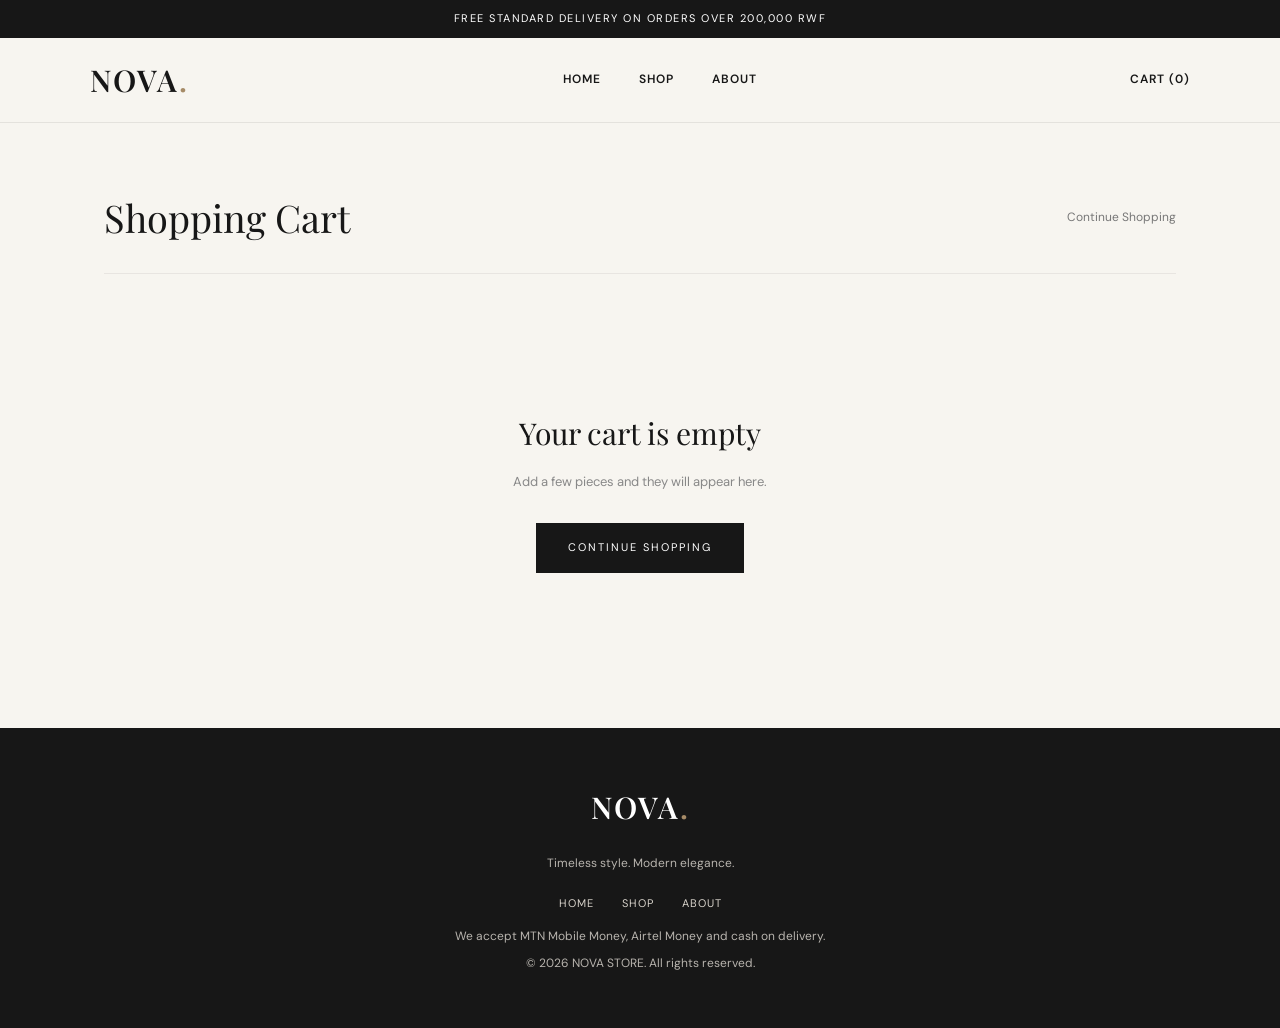
<file: cart.html>
<!DOCTYPE html>
<html lang="en">

<head>
    <meta charset="UTF-8">
    <meta name="viewport" content="width=device-width, initial-scale=1.0">
    <title>Shopping Cart | NOVA STORE</title>
    <meta name="description" content="Review the items in your NOVA shopping cart.">
    <meta name="theme-color" content="#171717">
    <meta name="robots" content="noindex">
    <meta property="og:title" content="Shopping Cart | NOVA STORE">
    <meta property="og:description" content="Review the items in your NOVA shopping cart.">
    <meta property="og:type" content="website">
    <link rel="icon" type="image/svg+xml" href="assets/icons/favicon.svg">

    <link rel="stylesheet" href="css/style.css">
    <link rel="stylesheet" href="css/cart.css">
    <link rel="stylesheet" href="css/responsive.css">
</head>

<body data-page="cart">

    <div id="site-header"></div>

    <main id="main" class="cart-page">

        <div class="cart-heading">
            <h1 data-i18n="cart.title">Shopping Cart</h1>
            <a href="shop.html" data-i18n="cart.continue">Continue Shopping</a>
        </div>

        <div id="cart-container"></div>

    </main>

    <div id="site-footer"></div>

    <script src="js/config.js" defer></script>
    <script src="js/lang/en.js" defer></script>
    <script src="js/lang/rw.js" defer></script>
    <script src="js/i18n.js" defer></script>
    <script src="js/products.js" defer></script>
    <script src="js/app.js" defer></script>
    <script src="js/components.js" defer></script>
    <script src="js/cart.js" defer></script>
</body>
</html>
</file>
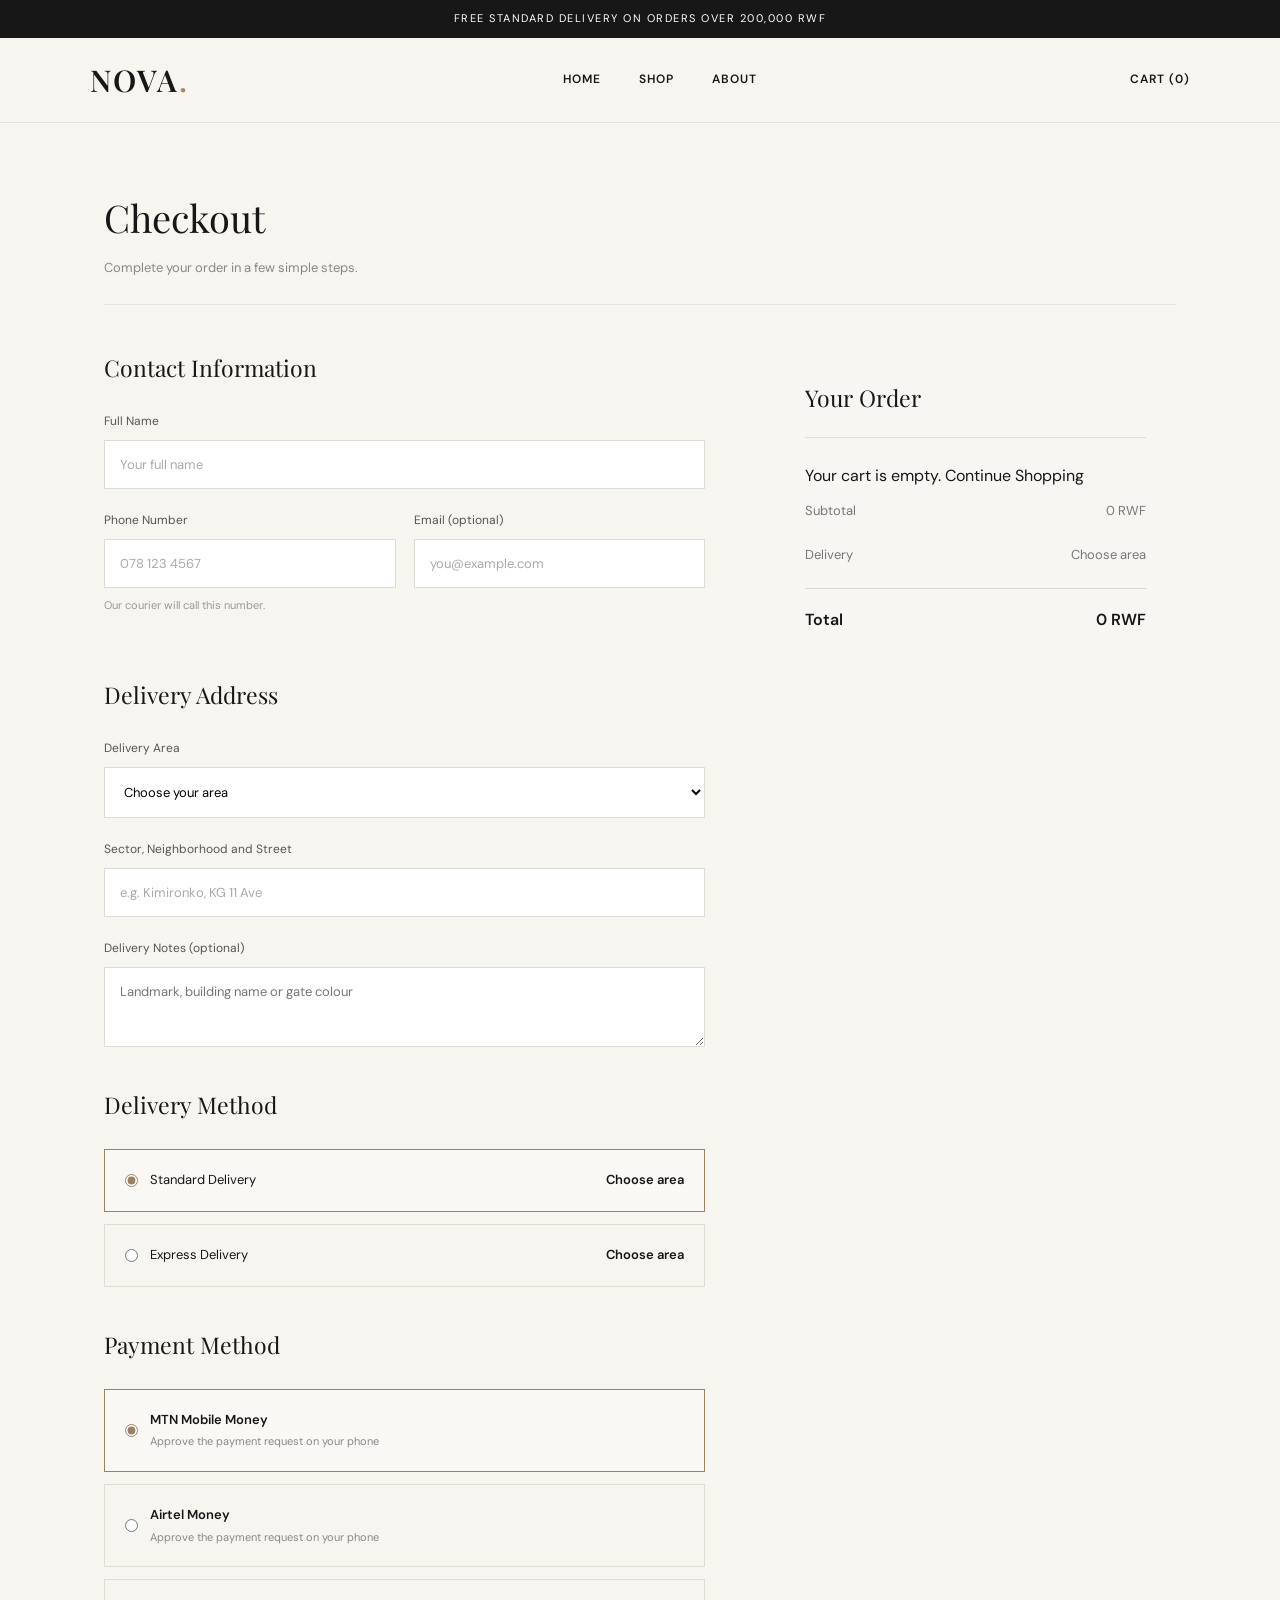
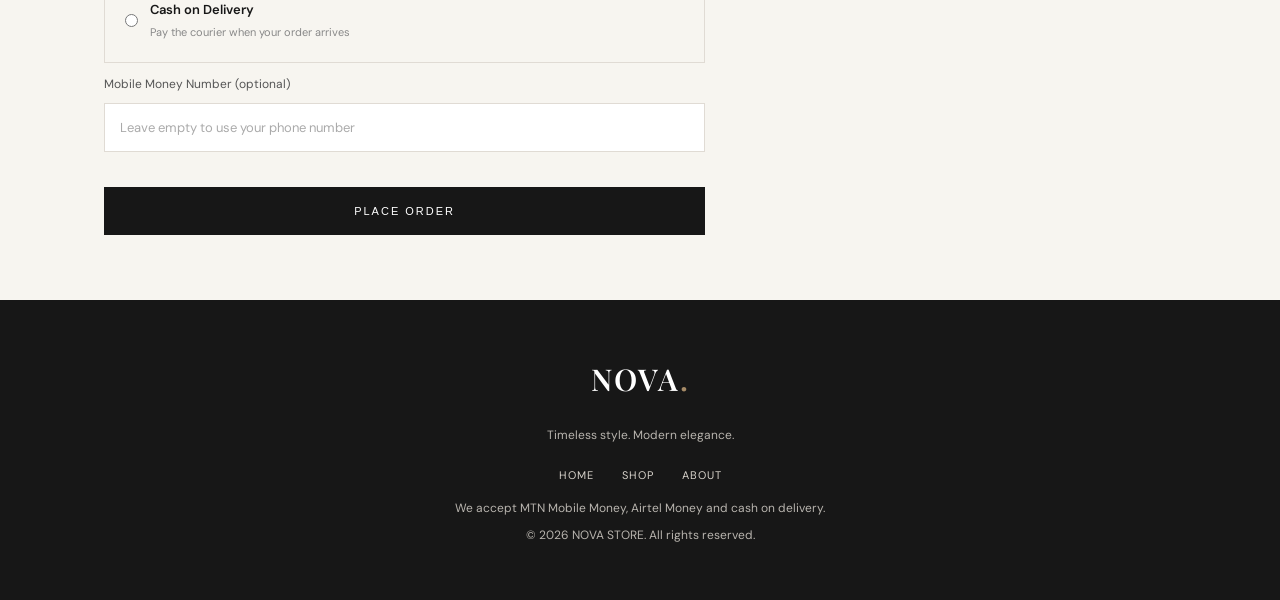
<file: checkout.html>
<!DOCTYPE html>
<html lang="en">

<head>
    <meta charset="UTF-8">
    <meta name="viewport" content="width=device-width, initial-scale=1.0">
    <title>Checkout | NOVA STORE</title>
    <meta name="description" content="Secure checkout with MTN Mobile Money, Airtel Money or cash on delivery.">
    <meta name="theme-color" content="#171717">
    <meta name="robots" content="noindex">
    <meta property="og:title" content="Checkout | NOVA STORE">
    <meta property="og:description" content="Secure checkout with MTN Mobile Money, Airtel Money or cash on delivery.">
    <meta property="og:type" content="website">
    <link rel="icon" type="image/svg+xml" href="assets/icons/favicon.svg">

    <link rel="stylesheet" href="css/style.css">
    <link rel="stylesheet" href="css/cart.css">
    <link rel="stylesheet" href="css/checkout.css">
    <link rel="stylesheet" href="css/responsive.css">
</head>

<body data-page="checkout">

    <div id="site-header"></div>

    <main id="main" class="checkout-page">

        <div class="checkout-heading">
            <h1 data-i18n="checkout.title">Checkout</h1>
            <p data-i18n="checkout.sub">Complete your order in a few simple steps.</p>
        </div>

        <div class="checkout-container">

            <section class="checkout-form-section">
                <form id="checkout-form" novalidate>

                    <h2 data-i18n="sec.contact">Contact Information</h2>

                    <div class="form-group">
                        <label for="customer-name" data-i18n="f.name">Full Name</label>
                        <input type="text" id="customer-name" autocomplete="name" placeholder="Your full name" data-i18n-placeholder="f.name.ph">
                        <small class="field-error" id="error-customer-name"></small>
                    </div>

                    <div class="form-row">
                        <div class="form-group">
                            <label for="customer-phone" data-i18n="f.phone">Phone Number</label>
                            <input type="tel" id="customer-phone" inputmode="tel" autocomplete="tel" placeholder="078 123 4567" data-i18n-placeholder="f.phone.ph">
                            <small class="field-help" data-i18n="f.phone.help">Our courier will call this number.</small>
                            <small class="field-error" id="error-customer-phone"></small>
                        </div>

                        <div class="form-group">
                            <label for="customer-email" data-i18n="f.email">Email (optional)</label>
                            <input type="email" id="customer-email" autocomplete="email" placeholder="you@example.com" data-i18n-placeholder="f.email.ph">
                            <small class="field-error" id="error-customer-email"></small>
                        </div>
                    </div>

                    <h2 data-i18n="sec.address">Delivery Address</h2>

                    <div class="form-group">
                        <label for="delivery-area" data-i18n="f.area">Delivery Area</label>
                        <select id="delivery-area"></select>
                        <small class="field-error" id="error-delivery-area"></small>
                    </div>

                    <div class="form-group">
                        <label for="customer-address" data-i18n="f.address">Sector, Neighborhood and Street</label>
                        <input type="text" id="customer-address" autocomplete="street-address" placeholder="e.g. Kimironko, KG 11 Ave" data-i18n-placeholder="f.address.ph">
                        <small class="field-error" id="error-customer-address"></small>
                    </div>

                    <div class="form-group">
                        <label for="customer-notes" data-i18n="f.notes">Delivery Notes (optional)</label>
                        <textarea id="customer-notes" rows="2" placeholder="Landmark, building name or gate colour" data-i18n-placeholder="f.notes.ph"></textarea>
                    </div>

                    <h2 data-i18n="sec.delivery">Delivery Method</h2>

                    <div class="delivery-option">
                        <label>
                            <input type="radio" name="delivery" value="standard" checked>
                            <span class="option-name" data-i18n="del.standard">Standard Delivery</span>
                            <span id="price-standard"></span>
                        </label>
                    </div>

                    <div class="delivery-option">
                        <label>
                            <input type="radio" name="delivery" value="express">
                            <span class="option-name" data-i18n="del.express">Express Delivery</span>
                            <span id="price-express"></span>
                        </label>
                    </div>

                    <h2 data-i18n="sec.payment">Payment Method</h2>

                    <div class="delivery-option">
                        <label>
                            <input type="radio" name="payment" value="momo" checked>
                            <div class="option-text"><b data-i18n="pay.momo">MTN Mobile Money</b><small class="option-desc" data-i18n="pay.momo.desc">Approve the payment request on your phone</small></div>
                        </label>
                    </div>

                    <div class="delivery-option">
                        <label>
                            <input type="radio" name="payment" value="airtel">
                            <div class="option-text"><b data-i18n="pay.airtel">Airtel Money</b><small class="option-desc" data-i18n="pay.airtel.desc">Approve the payment request on your phone</small></div>
                        </label>
                    </div>

                    <div class="delivery-option">
                        <label>
                            <input type="radio" name="payment" value="cod">
                            <div class="option-text"><b data-i18n="pay.cod">Cash on Delivery</b><small class="option-desc" data-i18n="pay.cod.desc">Pay the courier when your order arrives</small></div>
                        </label>
                    </div>

                    <div class="form-group" id="pay-phone-group">
                        <label for="pay-phone" data-i18n="f.paynumber">Mobile Money Number (optional)</label>
                        <input type="tel" id="pay-phone" inputmode="tel" placeholder="Leave empty to use your phone number" data-i18n-placeholder="f.paynumber.ph">
                        <small class="field-error" id="error-pay-phone"></small>
                    </div>

                    <button type="submit" class="checkout-btn" data-i18n="btn.place">Place Order</button>

                </form>
            </section>

            <aside class="checkout-summary">
                <h2 data-i18n="checkout.summary">Your Order</h2>
                <div id="checkout-items"></div>
                <div id="checkout-totals"></div>
            </aside>

        </div>

    </main>

    <div id="site-footer"></div>

    <script src="js/config.js" defer></script>
    <script src="js/lang/en.js" defer></script>
    <script src="js/lang/rw.js" defer></script>
    <script src="js/i18n.js" defer></script>
    <script src="js/products.js" defer></script>
    <script src="js/app.js" defer></script>
    <script src="js/components.js" defer></script>
    <script src="js/payment.js" defer></script>
    <script src="js/checkout.js" defer></script>
</body>
</html>
</file>
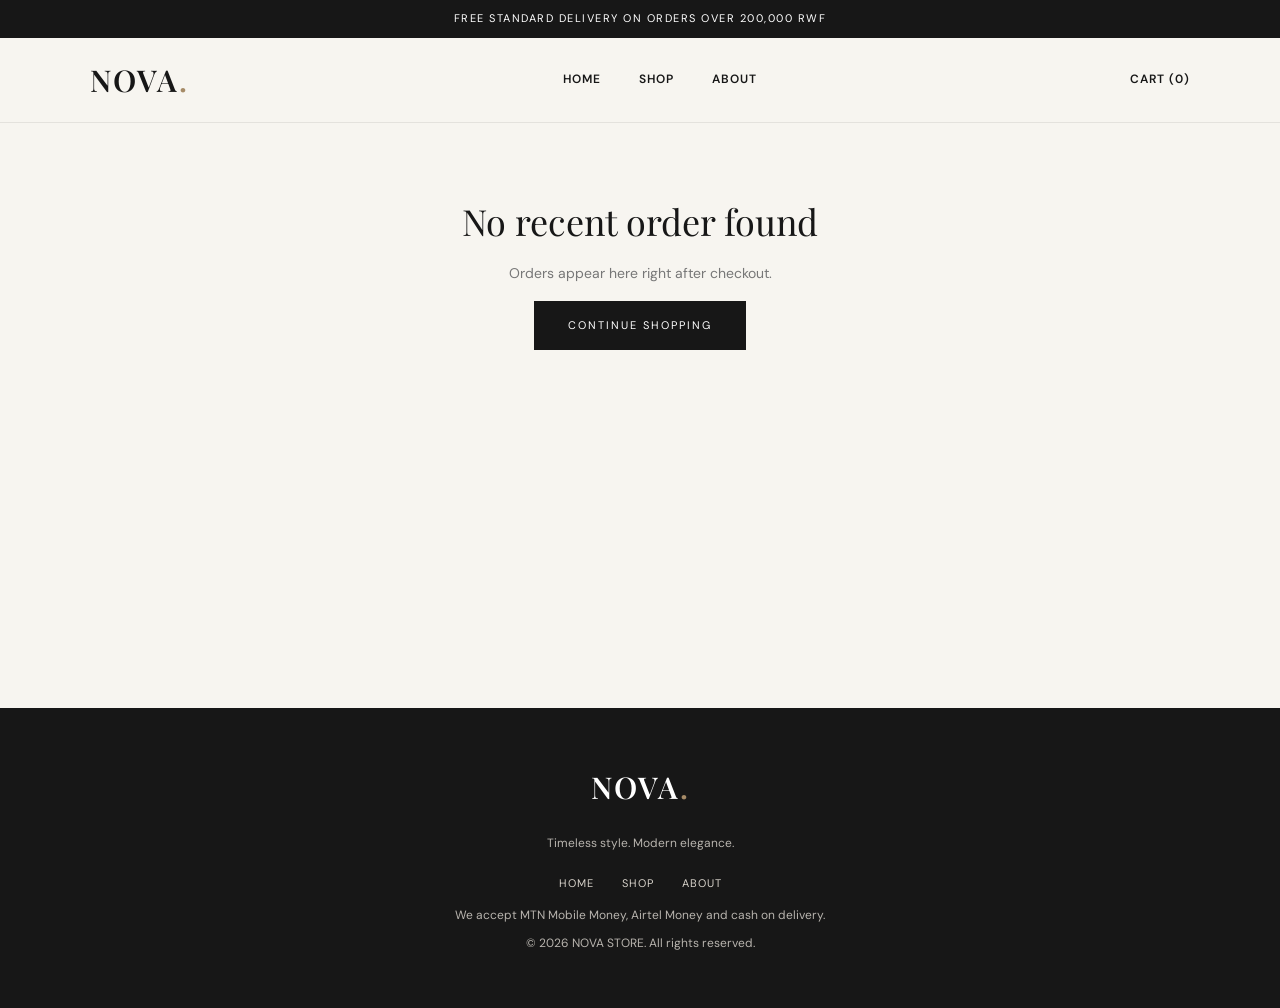
<file: order-success.html>
<!DOCTYPE html>
<html lang="en">

<head>
    <meta charset="UTF-8">
    <meta name="viewport" content="width=device-width, initial-scale=1.0">
    <title>Order Confirmed | NOVA STORE</title>
    <meta name="description" content="Your NOVA order has been received.">
    <meta name="theme-color" content="#171717">
    <meta name="robots" content="noindex">
    <meta property="og:title" content="Order Confirmed | NOVA STORE">
    <meta property="og:description" content="Your NOVA order has been received.">
    <meta property="og:type" content="website">
    <link rel="icon" type="image/svg+xml" href="assets/icons/favicon.svg">

    <link rel="stylesheet" href="css/style.css">
    <link rel="stylesheet" href="css/cart.css">
    <link rel="stylesheet" href="css/checkout.css">
    <link rel="stylesheet" href="css/responsive.css">
</head>

<body data-page="success">

    <div id="site-header"></div>

    <main id="main" class="success-page">
        <div class="success-card" id="success-container"></div>
    </main>

    <div id="site-footer"></div>

    <script src="js/config.js" defer></script>
    <script src="js/lang/en.js" defer></script>
    <script src="js/lang/rw.js" defer></script>
    <script src="js/i18n.js" defer></script>
    <script src="js/products.js" defer></script>
    <script src="js/app.js" defer></script>
    <script src="js/components.js" defer></script>
    <script src="js/order-success.js" defer></script>
</body>
</html>
</file>
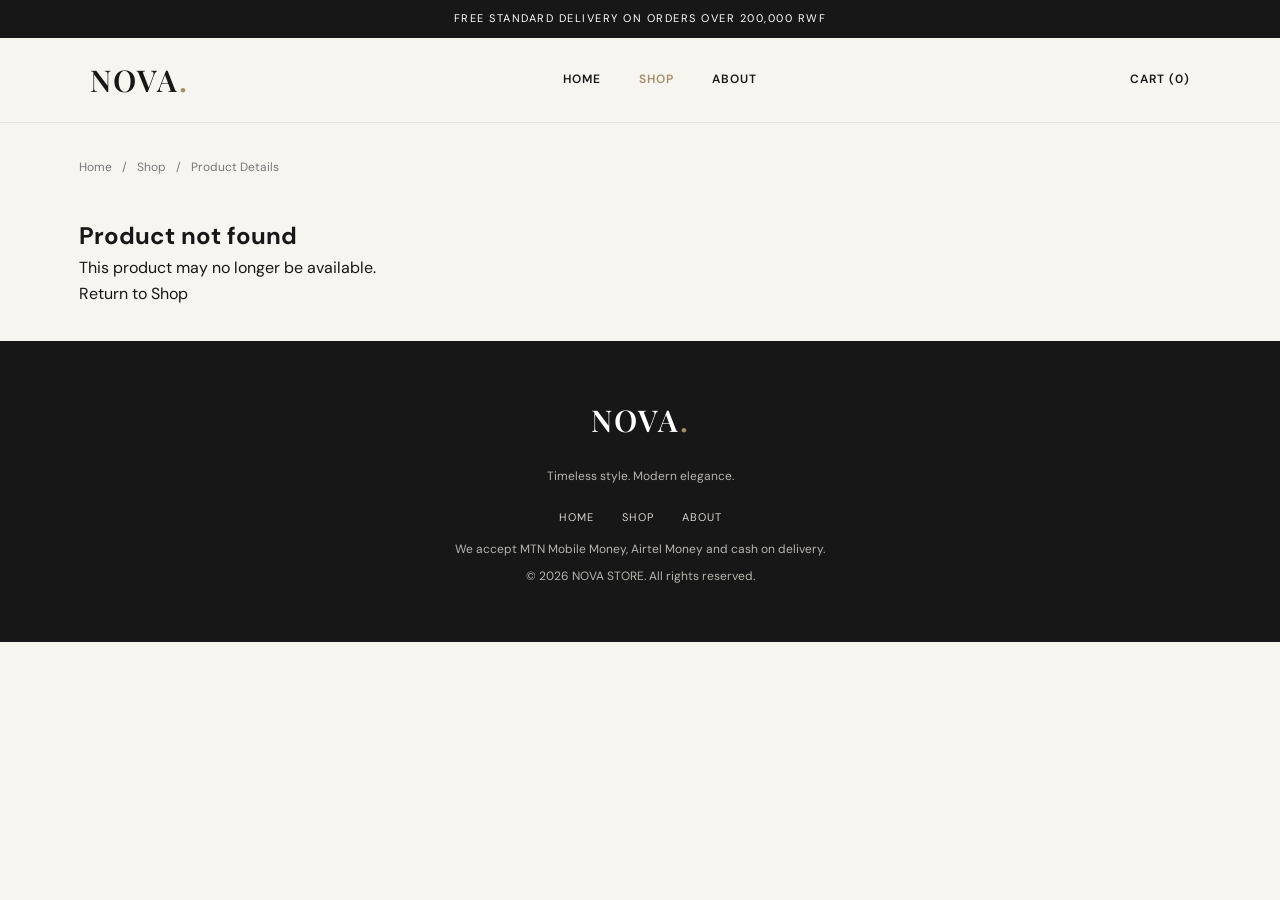
<file: product.html>
<!DOCTYPE html>
<html lang="en">

<head>
    <meta charset="UTF-8">
    <meta name="viewport" content="width=device-width, initial-scale=1.0">
    <title>Product | NOVA STORE</title>
    <meta name="description" content="Product details at NOVA STORE.">
    <meta name="theme-color" content="#171717">
    <meta property="og:title" content="Product | NOVA STORE">
    <meta property="og:description" content="Product details at NOVA STORE.">
    <meta property="og:type" content="website">
    <link rel="icon" type="image/svg+xml" href="assets/icons/favicon.svg">

    <link rel="stylesheet" href="css/style.css">
    <link rel="stylesheet" href="css/product.css">
    <link rel="stylesheet" href="css/responsive.css">
</head>

<body data-page="product" data-dynamic-title>

    <div id="site-header"></div>

    <main id="main" class="product-page">

        <nav class="breadcrumb" aria-label="Breadcrumb">
            <a href="index.html" data-i18n="nav.home">Home</a>
            <span>/</span>
            <a href="shop.html" data-i18n="nav.shop">Shop</a>
            <span>/</span>
            <span id="breadcrumb-name" data-i18n="breadcrumb.details">Product Details</span>
        </nav>

        <section id="product-details">
            <p data-i18n="product.loading">Loading product...</p>
        </section>

    </main>

    <div id="site-footer"></div>

    <script src="js/config.js" defer></script>
    <script src="js/lang/en.js" defer></script>
    <script src="js/lang/rw.js" defer></script>
    <script src="js/i18n.js" defer></script>
    <script src="js/products.js" defer></script>
    <script src="js/app.js" defer></script>
    <script src="js/components.js" defer></script>
    <script src="js/product.js" defer></script>
</body>
</html>
</file>
<file: css/style.css>
/* =================================
   NOVA STORE — DESIGN SYSTEM
   Luxury Minimalism
================================= */

/* 1. Google Fonts */
@import url('https://fonts.googleapis.com/css2?family=DM+Sans:wght@400;500;600;700&family=Playfair+Display:wght@400;500;600;700&display=swap');

/* 2. Global Variables */
:root {
    --color-black: #171717;
    --color-ivory: #F7F5F0;
    --color-beige: #D8CBB8;
    --color-white: #FFFFFF;
    --color-gray: #77736D;

    --font-heading: 'Playfair Display', Georgia, serif;
    --font-body: 'DM Sans', Arial, sans-serif;

    --container-width: 1200px;
}

/* 3. Reset */
* {
    margin: 0;
    padding: 0;
    box-sizing: border-box;
}

html {
    scroll-behavior: smooth;
}

body {
    background-color: var(--color-ivory);
    color: var(--color-black);
    font-family: var(--font-body);
    line-height: 1.6;
}

a {
    text-decoration: none;
    color: inherit;
}

/* 4. Announcement Bar */
.announcement-bar {
    background-color: var(--color-black);
    color: var(--color-white);
    text-align: center;
    padding: 10px 15px;
    font-size: 11px;
    letter-spacing: 1.5px;
    text-transform: uppercase;
}

/* 5. Header */
.header {
    min-height: 85px;
    padding: 0 7%;
    display: flex;
    align-items: center;
    justify-content: space-between;
    border-bottom: 1px solid rgba(0, 0, 0, 0.08);
}

.logo {
    font-family: var(--font-heading);
    font-size: 30px;
    font-weight: 600;
    letter-spacing: 2px;
}

.logo span {
    color: #A68B67;
}

.nav {
    display: flex;
    align-items: center;
    gap: 38px;
}

.nav a,
.cart-link {
    font-size: 12px;
    font-weight: 600;
    letter-spacing: 1px;
    text-transform: uppercase;
    transition: color 0.3s ease;
}

.nav a:hover,
.cart-link:hover {
    color: #A68B67;
}

/* 6. Hero Section */
.hero {
    min-height: 620px;
    display: flex;
    align-items: center;
    padding: 80px 10%;
    position: relative;
    overflow: hidden;

background:
    linear-gradient(
        90deg,
        rgba(20, 18, 16, 0.78) 0%,
        rgba(20, 18, 16, 0.35) 55%,
        rgba(20, 18, 16, 0.05) 100%
    ),
    url("https://images.unsplash.com/photo-1539109136881-3be0616acf4b?auto=format&fit=crop&w=2000&q=90")
    center 10% / cover no-repeat;

}

.hero-content {
    max-width: 600px;
    color: var(--color-white);
    position: relative;
    z-index: 1;
}

.eyebrow {
    font-size: 11px;
    font-weight: 600;
    letter-spacing: 3px;
    margin-bottom: 22px;
}

.hero h1 {
    font-family: var(--font-heading);
    font-size: clamp(55px, 7vw, 88px);
    line-height: 1.08;
    font-weight: 400;
    margin-bottom: 25px;
}

.hero-description {
    max-width: 390px;
    font-size: 14px;
    line-height: 1.9;
    color: rgba(255, 255, 255, 0.85);
    margin-bottom: 35px;
}

/* 7. Main Button */
.hero-button {
    display: inline-block;
    background-color: var(--color-ivory);
    color: var(--color-black);
    padding: 17px 30px;
    font-size: 11px;
    font-weight: 700;
    letter-spacing: 1.5px;
    transition: all 0.3s ease;
}

.hero-button:hover {
    background-color: var(--color-black);
    color: var(--color-white);
    transform: translateY(-3px);
}

/* 8. Categories Section */
.categories {
    max-width: var(--container-width);
    margin: auto;
    padding: 100px 30px;
}

.section-heading {
    text-align: center;
    margin-bottom: 45px;
}

.section-heading .eyebrow {
    color: var(--color-gray);
    margin-bottom: 12px;
}

.section-heading h2 {
    font-family: var(--font-heading);
    font-size: 42px;
    font-weight: 400;
}

.category-grid {
    display: grid;
    grid-template-columns: repeat(3, 1fr);
    gap: 22px;
}

.category-card {
    min-height: 300px;
    display: flex;
    align-items: flex-end;
    padding: 25px;
    color: var(--color-white);
    background-color: #B8AA97;
    transition: transform 0.3s ease;
}



.category-card:nth-child(1) {
    background:
        linear-gradient(to top, rgba(0,0,0,0.55), transparent 65%),
        url("https://images.unsplash.com/photo-1483985988355-763728e1935b?auto=format&fit=crop&w=900&q=85") center/cover;
}

.category-card:nth-child(2) {
    background:
        linear-gradient(to top, rgba(0,0,0,0.45), transparent 65%),
        url("https://images.unsplash.com/photo-1617137968427-85924c800a22?auto=format&fit=crop&w=900&q=85") center/cover;
}

.category-card:nth-child(3) {
    background:
        linear-gradient(to top, rgba(0,0,0,0.35), transparent 65%),
        url("https://images.unsplash.com/photo-1548036328-c9fa89d128fa?auto=format&fit=crop&w=900&q=85") center/cover;
}



.category-card:hover {
    transform: translateY(-6px);
}

.category-card span {
    font-size: 12px;
    font-weight: 600;
    letter-spacing: 2px;
}

/* 9. Footer */
.footer {
    background-color: var(--color-black);
    color: var(--color-white);
    text-align: center;
    padding: 55px 20px;
}

.footer .logo {
    display: inline-block;
    margin-bottom: 15px;
}

.footer p {
    color: #B8B4AE;
    font-size: 12px;
    margin-top: 8px;
}

/* =================================
   FEATURED PRODUCTS
================================= */

.featured-products {
    max-width: 1200px;
    margin: 0 auto;
    padding: 90px 30px 110px;
}

.featured-products .section-heading {
    margin-bottom: 50px;
}

.featured-products .section-heading > p:last-child {
    color: var(--color-gray);
    font-size: 13px;
    margin-top: 12px;
}

.product-grid {
    display: grid;
    grid-template-columns: repeat(4, 1fr);
    gap: 24px;
}

.product-card {
    min-width: 0;
    overflow: hidden;
}

.product-card > a {
    display: block;
    overflow: hidden;
    background-color: #EAE5DC;
}

.product-card img {
    display: block;
    width: 100%;
    height: 340px;
    object-fit: cover;
    transition: transform 0.6s ease;
}

.product-card:hover img {
    transform: scale(1.05);
}

.product-info {
    padding: 18px 2px;
}

.product-info h3 {
    font-family: var(--font-heading);
    font-size: 18px;
    font-weight: 500;
    margin-bottom: 5px;
}

.product-info p {
    color: var(--color-gray);
    font-size: 11px;
    letter-spacing: 0.5px;
    margin-bottom: 12px;
}

.product-info span {
    font-size: 14px;
    font-weight: 700;
}

.view-all {
    text-align: center;
    margin-top: 45px;
}

.view-all a {
    display: inline-block;
    border: 1px solid var(--color-black);
    padding: 16px 35px;
    font-size: 11px;
    font-weight: 600;
    letter-spacing: 1.5px;
    transition: all 0.3s ease;
}

.view-all a:hover {
    background-color: var(--color-black);
    color: var(--color-white);
}

/* =================================
   NOVA STORE — TOAST NOTIFICATIONS
================================= */

.nova-toast {
    position: fixed;
    top: 25px;
    right: 25px;
    z-index: 99999;

    display: flex;
    align-items: center;
    gap: 12px;

    background: #171717;
    color: #ffffff;

    padding: 16px 24px;
    min-width: 260px;

    font-family: var(--font-body);
    font-size: 13px;
    letter-spacing: 0.4px;

    border-left: 3px solid #B49A7A;

    opacity: 0;
    transform: translateY(-15px);

    transition: all 0.4s ease;
    box-shadow: 0 8px 30px rgba(0,0,0,0.15);
}

.nova-toast.show {
    opacity: 1;
    transform: translateY(0);
}

.nova-toast-icon {
    display: flex;
    align-items: center;
    justify-content: center;

    width: 24px;
    height: 24px;

    border: 1px solid #B49A7A;
    border-radius: 50%;

    color: #B49A7A;
    font-size: 13px;
}

.nova-toast-message {
    line-height: 1.5;
}

/* Error Notification */

.nova-toast.error {
    border-left-color: #C77B65;
}

.nova-toast.error .nova-toast-icon {
    color: #C77B65;
    border-color: #C77B65;
}

/* Mobile Responsive */

@media (max-width: 480px) {
    .nova-toast {
        top: 15px;
        right: 15px;
        left: 15px;
        min-width: unset;
        padding: 14px 18px;
    }
}


/* =================================
   SHARED COMPONENTS
   (header, footer, accessibility)
================================= */

.skip-link {
    position: absolute;
    left: -9999px;
    top: 0;
    z-index: 100000;
    padding: 12px 18px;
    background: var(--color-black);
    color: var(--color-white);
    font-size: 12px;
}

.skip-link:focus {
    left: 10px;
    top: 10px;
}

.header-actions {
    display: flex;
    align-items: center;
    gap: 22px;
}

.nav a.active {
    color: #A68B67;
}

.lang-switch {
    background: transparent;
    border: 1px solid #D6D0C6;
    border-radius: 0;
    padding: 6px 8px;
    font-family: var(--font-body);
    font-size: 11px;
    font-weight: 600;
    color: var(--color-black);
    cursor: pointer;
}

.footer-links {
    display: flex;
    justify-content: center;
    flex-wrap: wrap;
    gap: 10px 28px;
    margin: 22px 0 14px;
}

.footer-links a {
    color: #D8D3CB;
    font-size: 11px;
    letter-spacing: 1px;
    text-transform: uppercase;
    transition: color 0.3s ease;
}

.footer-links a:hover {
    color: #A68B67;
}

.footer-payments {
    max-width: 520px;
    margin-left: auto;
    margin-right: auto;
}

.footer-rights {
    margin-top: 18px;
}

a:focus-visible,
button:focus-visible,
input:focus-visible,
select:focus-visible,
textarea:focus-visible {
    outline: 2px solid #A68B67;
    outline-offset: 2px;
}
</file>
<file: css/cart.css>
/* =================================
   NOVA STORE - SHOPPING CART
================================= */

.cart-page {
    max-width: 1200px;
    margin: 0 auto;
    padding: 65px 5%;
    min-height: 65vh;
}

/* PAGE HEADING */

.cart-heading {
    display: flex;
    justify-content: space-between;
    align-items: center;
    margin-bottom: 45px;
    padding-bottom: 25px;
    border-bottom: 1px solid #e8e5e1;
}

.cart-heading h1 {
    font-family: 'Playfair Display', serif;
    font-size: 38px;
    font-weight: 400;
    color: #171717;
}

.cart-heading a {
    color: #777;
    font-size: 12px;
    text-decoration: none;
    transition: color 0.3s ease;
}

.cart-heading a:hover {
    color: #9b8063;
}

/* CART CONTAINER */

#cart-container {
    width: 100%;
}

/* CART ITEM */

.cart-item {
    display: grid;
    grid-template-columns: 130px 1fr auto;
    gap: 30px;
    align-items: center;
    padding: 28px 0;
    border-bottom: 1px solid #eee9e3;
}

.cart-item-image {
    width: 130px;
    height: 155px;
    object-fit: cover;
    background: #f4f1ed;
}

.cart-item-info h3 {
    font-family: 'Playfair Display', serif;
    font-size: 21px;
    font-weight: 400;
    margin-bottom: 12px;
    color: #171717;
}

.cart-item-info p {
    color: #888;
    font-size: 12px;
    margin-bottom: 8px;
}

.cart-item-info p:first-of-type {
    color: #171717;
    font-size: 14px;
    font-weight: 600;
}

/* ITEM ACTIONS */

.cart-item-actions {
    display: flex;
    align-items: center;
    gap: 22px;
    margin-top: 18px;
}

.cart-item-actions label {
    display: flex;
    align-items: center;
    gap: 10px;
    color: #777;
    font-size: 12px;
}

.cart-quantity {
    width: 55px;
    padding: 8px;
    border: 1px solid #ddd5cb;
    background: #fff;
    font-size: 13px;
    text-align: center;
    outline: none;
}

.cart-quantity:focus {
    border-color: #9b8063;
}

.remove-item {
    background: none;
    border: none;
    color: #888;
    font-size: 11px;
    cursor: pointer;
    text-decoration: underline;
    transition: color 0.3s ease;
}

.remove-item:hover {
    color: #a33;
}

/* ITEM TOTAL */

.cart-item-total {
    font-size: 14px;
    font-weight: 600;
    color: #171717;
    white-space: nowrap;
}

/* ORDER SUMMARY */

.cart-summary {
    max-width: 380px;
    margin: 45px 0 0 auto;
    padding: 28px;
    background: #f8f6f3;
}

.cart-summary h3 {
    font-family: 'Playfair Display', serif;
    font-size: 23px;
    font-weight: 400;
    margin-bottom: 25px;
}

.cart-total {
    display: flex;
    justify-content: space-between;
    margin-bottom: 25px;
    padding-top: 18px;
    border-top: 1px solid #e3ded7;
    font-size: 14px;
}

.cart-total strong {
    font-size: 17px;
    color: #171717;
}

/* CHECKOUT BUTTON */

.checkout-btn {
    display: block;
    width: 100%;
    padding: 18px;
    background: #171717;
    color: white;
    text-align: center;
    text-decoration: none;
    font-size: 11px;
    letter-spacing: 2px;
    text-transform: uppercase;
    transition: background 0.3s ease;
    border: none;
    cursor: pointer;
}

.checkout-btn:hover {
    background: #9b8063;
}

/* EMPTY CART */

.empty-cart {
    text-align: center;
    padding: 90px 20px;
}

.empty-cart h2 {
    font-family: 'Playfair Display', serif;
    font-weight: 400;
    font-size: 30px;
    margin-bottom: 15px;
}

.empty-cart p {
    color: #888;
    font-size: 13px;
    margin-bottom: 30px;
}

.empty-cart a {
    display: inline-block;
    width: auto;
    padding: 16px 32px;
}

/* RESPONSIVE DESIGN */

@media (max-width: 768px) {

    .cart-page {
        padding: 45px 5%;
    }

    .cart-heading {
        margin-bottom: 25px;
    }

    .cart-heading h1 {
        font-size: 29px;
    }

    .cart-item {
        grid-template-columns: 95px 1fr;
        gap: 18px;
        position: relative;
        padding: 22px 0;
    }

    .cart-item-image {
        width: 95px;
        height: 120px;
    }

    .cart-item-info h3 {
        font-size: 17px;
    }

    .cart-item-total {
        grid-column: 2;
        margin-top: -5px;
    }

    .cart-item-actions {
        flex-wrap: wrap;
        gap: 15px;
    }

    .cart-summary {
        max-width: 100%;
        margin-top: 35px;
    }
}

@media (max-width: 400px) {

    .cart-heading h1 {
        font-size: 25px;
    }

    .cart-item {
        grid-template-columns: 80px 1fr;
        gap: 13px;
    }

    .cart-item-image {
        width: 80px;
        height: 105px;
    }

    .cart-item-actions {
        gap: 10px;
    }
}


/* DELIVERY NOTE + WHATSAPP */

.cart-note {
    margin: -10px 0 20px;
    color: #888;
    font-size: 12px;
}

.whatsapp-btn {
    display: block;
    margin-top: 12px;
    padding: 16px;
    border: 1px solid #171717;
    color: #171717;
    text-align: center;
    font-size: 11px;
    letter-spacing: 2px;
    text-transform: uppercase;
    transition: all 0.3s ease;
}

.whatsapp-btn:hover {
    background: #171717;
    color: #fff;
}
</file>
<file: css/responsive.css>
/* =================================
   NOVA STORE — RESPONSIVE DESIGN
================================= */

/* Tablets */
@media (max-width: 900px) {

    .header {
        padding: 0 4%;
    }

    .nav {
        gap: 20px;
    }

    .hero {
        padding: 70px 7%;
    }

    .category-grid {
        gap: 15px;
    }

    .category-card {
        min-height: 250px;
    }
}

/* Mobile Phones */
@media (max-width: 600px) {

    .announcement-bar {
        font-size: 9px;
        letter-spacing: 1px;
    }

    .header {
        min-height: 75px;
        padding: 0 5%;
        flex-wrap: wrap;
        gap: 12px;
    }

    .logo {
        font-size: 25px;
    }

    .nav {
        order: 3;
        width: 100%;
        justify-content: center;
        gap: 28px;
        padding-bottom: 14px;
    }

    .nav a,
    .cart-link {
        font-size: 10px;
    }

    .hero {
        min-height: 560px;
        padding: 65px 7%;
        background-position: center;
    }

    .hero h1 {
        font-size: 55px;
    }

    .hero-description {
        font-size: 13px;
    }

    .hero-button {
        padding: 15px 22px;
        font-size: 10px;
    }

    .categories {
        padding: 75px 20px;
    }

    .section-heading h2 {
        font-size: 34px;
    }

    .category-grid {
        grid-template-columns: 1fr;
        gap: 18px;
    }

    .category-card {
        min-height: 260px;
    }

    .footer {
        padding: 45px 15px;
    }
}

/* Featured Products — Responsive */

@media (max-width: 900px) {
    .product-grid {
        grid-template-columns: repeat(2, minmax(0, 1fr));
        gap: 20px;
    }

    .product-card img {
        height: 300px;
    }
}

@media (max-width: 600px) {
    .featured-products {
        padding: 65px 18px 80px;
    }

    .featured-products .section-heading h2 {
        font-size: 32px;
    }

    .product-grid {
        grid-template-columns: repeat(2, minmax(0, 1fr));
        gap: 24px 14px;
    }

    .product-card img {
        height: 220px;
    }

    .product-info h3 {
        font-size: 15px;
        line-height: 1.4;
    }

    .product-info p {
        font-size: 10px;
    }

    .product-info span {
        font-size: 13px;
    }

    .view-all {
        margin-top: 35px;
    }
}

/* =================================
   SHOP PAGE — RESPONSIVE
================================= */

/* Tablets */
@media (max-width: 900px) {

    .shop-container {
        padding: 50px 25px 80px;
    }

    .shop-toolbar {
        align-items: flex-start;
        flex-direction: column;
    }

    .shop-controls {
        width: 100%;
        flex-wrap: wrap;
    }

    .shop-product-grid {
        grid-template-columns: repeat(2, minmax(0, 1fr));
        gap: 35px 18px;
    }

    .shop-product-grid .product-card img {
        height: 300px;
    }
}

/* Mobile */
@media (max-width: 600px) {

    .shop-intro {
        padding: 65px 15px 55px;
    }

    .shop-intro h1 {
        font-size: 38px;
    }

    .shop-container {
        padding: 40px 16px 70px;
    }

    .shop-toolbar {
        gap: 18px;
        margin-bottom: 30px;
    }

    .shop-controls {
        display: grid;
        grid-template-columns: 1fr 1fr;
        gap: 10px;
    }

    .shop-controls input {
        grid-column: 1 / -1;
        width: 100%;
    }

    .shop-controls select {
        width: 100%;
        min-width: 0;
        font-size: 10px;
        padding: 0 7px;
    }

    .shop-product-grid {
        grid-template-columns: repeat(2, minmax(0, 1fr));
        gap: 28px 12px;
    }

    .shop-product-grid .product-card img {
        height: 210px;
    }

    .shop-product-grid .product-info {
        padding: 12px 2px;
    }

    .shop-product-grid .product-info h3 {
        font-size: 14px;
        line-height: 1.4;
    }

    .shop-product-grid .product-info p {
        font-size: 10px;
    }

    .shop-product-grid .product-info span {
        font-size: 13px;
    }
}

/* PRODUCT PAGE RESPONSIVE */

@media (max-width: 900px) {
    #product-details {
        gap: 35px;
    }

    .product-main-image {
        height: 500px;
    }

    .product-info h1 {
        font-size: 32px;
    }
}

@media (max-width: 600px) {
    .product-page {
        padding: 25px 5%;
    }

    .breadcrumb {
        margin-bottom: 25px;
    }

    #product-details {
        grid-template-columns: 1fr;
        gap: 20px;
    }

    .product-main-image {
        height: 420px;
    }

    .product-info {
        padding-top: 10px;
    }

    .product-info h1 {
        font-size: 29px;
    }

    .product-price {
        font-size: 18px;
    }
}


/* Shared header on small screens */
@media (max-width: 600px) {
    .header-actions {
        gap: 14px;
    }

    .footer-links {
        gap: 8px 20px;
    }
}
</file>
<file: css/checkout.css>
/* =================================
   NOVA STORE - CHECKOUT PAGE
================================= */

.checkout-page {
    max-width: 1200px;
    margin: 0 auto;
    padding: 65px 5%;
    min-height: 70vh;
}

/* HEADING */

.checkout-heading {
    margin-bottom: 45px;
    padding-bottom: 25px;
    border-bottom: 1px solid #e8e5e1;
}

.checkout-heading h1 {
    font-family: 'Playfair Display', serif;
    font-size: 38px;
    font-weight: 400;
    margin-bottom: 10px;
}

.checkout-heading p {
    color: #888;
    font-size: 13px;
}

/* MAIN LAYOUT */

.checkout-container {
    display: grid;
    grid-template-columns: 1.5fr 1fr;
    gap: 70px;
    align-items: start;
}

/* FORM SECTION */

.checkout-form-section h2,
.checkout-summary h2 {
    font-family: 'Playfair Display', serif;
    font-size: 23px;
    font-weight: 400;
    margin-bottom: 25px;
}

.checkout-form-section h2:not(:first-child) {
    margin-top: 40px;
}

/* FORM GROUPS */

.form-group {
    display: flex;
    flex-direction: column;
    gap: 9px;
    margin-bottom: 22px;
}

.form-group label {
    font-size: 12px;
    color: #555;
}

.form-group input {
    width: 100%;
    padding: 15px;
    border: 1px solid #e0dbd4;
    background: #fff;
    font-family: 'DM Sans', sans-serif;
    font-size: 13px;
    outline: none;
    transition: border 0.3s ease;
}

.form-group input:focus {
    border-color: #9b8063;
}

.form-group input::placeholder {
    color: #aaa;
}

/* TWO COLUMN INPUTS */

.form-row {
    display: grid;
    grid-template-columns: 1fr 1fr;
    gap: 18px;
}

/* DELIVERY OPTIONS */

.delivery-option {
    padding: 20px;
    margin-bottom: 12px;
    border: 1px solid #e0dbd4;
    transition: border 0.3s ease;
}

.delivery-option:has(input:checked) {
    border-color: #9b8063;
    background: #faf8f5;
}

.delivery-option label {
    display: flex;
    align-items: center;
    gap: 12px;
    font-size: 13px;
    cursor: pointer;
}

.delivery-option input {
    accent-color: #9b8063;
}

.delivery-option span {
    margin-left: auto;
    font-weight: 600;
    color: #171717;
}

/* PLACE ORDER BUTTON */

#checkout-form .checkout-btn {
    margin-top: 35px;
}

/* ORDER SUMMARY */

.checkout-summary {
    padding: 30px;
    background: #f8f6f3;
}

.checkout-summary h2 {
    padding-bottom: 20px;
    border-bottom: 1px solid #e3ded7;
}

/* CHECKOUT ITEMS */

.checkout-item {
    display: flex;
    align-items: center;
    gap: 15px;
    padding: 15px 0;
    border-bottom: 1px solid #e8e3dc;
}

.checkout-item img {
    width: 65px;
    height: 75px;
    object-fit: cover;
    background: #eee9e3;
}

.checkout-item-info {
    flex: 1;
}

.checkout-item-info h3 {
    font-family: 'Playfair Display', serif;
    font-size: 15px;
    font-weight: 400;
    margin-bottom: 7px;
}

.checkout-item-info p {
    font-size: 11px;
    color: #888;
    margin-bottom: 5px;
}

.checkout-item-price {
    font-size: 13px;
    font-weight: 600;
    white-space: nowrap;
}

/* TOTALS */

.checkout-total-row {
    display: flex;
    justify-content: space-between;
    padding: 12px 0;
    font-size: 13px;
    color: #777;
}

.checkout-grand-total {
    display: flex;
    justify-content: space-between;
    padding-top: 18px;
    margin-top: 10px;
    border-top: 1px solid #ded8d0;
    font-size: 16px;
    font-weight: 600;
    color: #171717;
}

/* RESPONSIVE */

@media (max-width: 768px) {

    .checkout-page {
        padding: 45px 5%;
    }

    .checkout-heading h1 {
        font-size: 31px;
    }

    .checkout-container {
        grid-template-columns: 1fr;
        gap: 45px;
    }

    .checkout-summary {
        padding: 22px;
    }

}

@media (max-width: 450px) {

    .form-row {
        grid-template-columns: 1fr;
        gap: 0;
    }

    .checkout-form-section h2,
    .checkout-summary h2 {
        font-size: 21px;
    }

    .checkout-summary {
        padding: 18px;
    }

    .checkout-item img {
        width: 55px;
        height: 65px;
    }

}


/* FORM: SELECT / TEXTAREA / ERRORS */

.form-group select,
.form-group textarea {
    width: 100%;
    padding: 15px;
    border: 1px solid #e0dbd4;
    background: #fff;
    font-family: 'DM Sans', sans-serif;
    font-size: 13px;
    outline: none;
    border-radius: 0;
    transition: border 0.3s ease;
}

.form-group textarea {
    resize: vertical;
    min-height: 80px;
}

.form-group select:focus,
.form-group textarea:focus {
    border-color: #9b8063;
}

.field-help {
    color: #999;
    font-size: 11px;
}

.field-error {
    color: #b0443a;
    font-size: 12px;
}

.field-error:empty {
    display: none;
}

.form-group [aria-invalid="true"] {
    border-color: #c77b65;
}

.form-group[hidden] {
    display: none;
}

/* PAYMENT OPTIONS (reuse .delivery-option) */

.option-text {
    display: flex;
    flex-direction: column;
    gap: 3px;
}

.option-text b {
    font-weight: 600;
    font-size: 13px;
}

.option-desc {
    color: #888;
    font-size: 11px;
    font-weight: 400;
}

/* PAYMENT OVERLAY */

.pay-overlay {
    position: fixed;
    inset: 0;
    z-index: 100000;
    display: flex;
    align-items: center;
    justify-content: center;
    padding: 20px;
    background: rgba(23, 23, 23, 0.72);
}

.pay-box {
    max-width: 380px;
    padding: 38px 30px;
    background: #fff;
    text-align: center;
}

.pay-box h3 {
    margin: 20px 0 10px;
    font-family: 'Playfair Display', serif;
    font-size: 24px;
    font-weight: 400;
}

.pay-box p {
    color: #666;
    font-size: 13px;
    line-height: 1.7;
}

.pay-demo {
    margin-top: 14px;
    padding: 8px 12px;
    background: #f5f2ee;
    color: #77736D;
    font-size: 11px;
}

.pay-spinner {
    width: 34px;
    height: 34px;
    margin: 0 auto;
    border: 3px solid #e8e5e1;
    border-top-color: #171717;
    border-radius: 50%;
    animation: pay-spin 0.9s linear infinite;
}

@keyframes pay-spin {
    to { transform: rotate(360deg); }
}

/* ORDER CONFIRMATION */

.success-page {
    max-width: 640px;
    margin: 0 auto;
    padding: 70px 5%;
    min-height: 65vh;
}

.success-card {
    text-align: center;
}

.success-card h1 {
    font-family: 'Playfair Display', serif;
    font-size: 36px;
    font-weight: 400;
    margin-bottom: 12px;
}

.success-card > p {
    color: #777;
    font-size: 14px;
    margin-bottom: 16px;
}

.success-mark {
    width: 58px;
    height: 58px;
    margin: 0 auto 24px;
    border: 1px solid #9b8063;
    border-radius: 50%;
    color: #9b8063;
    font-size: 24px;
    line-height: 56px;
}

.order-ref strong {
    color: #171717;
    letter-spacing: 1px;
}

.success-rows {
    margin: 30px 0;
    padding: 8px 24px;
    background: #f8f6f3;
    text-align: left;
}

.success-rows div {
    display: flex;
    justify-content: space-between;
    gap: 20px;
    padding: 14px 0;
    border-bottom: 1px solid #e8e3dc;
    font-size: 13px;
}

.success-rows div:last-child {
    border-bottom: none;
    font-weight: 600;
}

.success-rows dt {
    color: #888;
}

.success-rows dd {
    text-align: right;
}

.success-card .checkout-btn {
    display: inline-block;
    width: auto;
    padding: 16px 34px;
}

/* Delivery option name should stay left (price is pushed right) */
.delivery-option .option-name {
    margin-left: 0;
    font-weight: 400;
}
</file>
<file: css/product.css>
/* PRODUCT PAGE */

.product-page {
    max-width: 1250px;
    margin: 0 auto;
    padding: 35px 5%;
}

.breadcrumb {
    display: flex;
    align-items: center;
    gap: 10px;
    margin-bottom: 40px;
    font-size: 12px;
    color: #777;
}

.breadcrumb a {
    color: #777;
    text-decoration: none;
}

.breadcrumb a:hover {
    color: #111;
}

#product-details {
    display: grid;
    grid-template-columns: 1.1fr 0.9fr;
    gap: 65px;
    align-items: start;
}

.product-gallery {
    width: 100%;
}

.product-main-image {
    width: 100%;
    height: 620px;
    object-fit: cover;
    display: block;
    background: #f4f1ed;
}

.product-info {
    padding-top: 35px;
}

.product-category {
    font-size: 11px;
    letter-spacing: 2px;
    text-transform: uppercase;
    color: #999;
    margin-bottom: 18px;
}

.product-info h1 {
    font-family: 'Playfair Display', serif;
    font-size: 38px;
    font-weight: 400;
    line-height: 1.2;
    margin-bottom: 18px;
}

.product-price {
    font-size: 19px;
    margin-bottom: 28px;
    color: #222;
}

.product-description {
    font-size: 14px;
    line-height: 1.9;
    color: #777;
    margin-bottom: 35px;
}

.product-option {
    margin-bottom: 25px;
}

.product-option label {
    display: block;
    font-size: 12px;
    font-weight: 600;
    margin-bottom: 12px;
    letter-spacing: 1px;
    text-transform: uppercase;
}

.product-option select {
    width: 100%;
    padding: 15px;
    border: 1px solid #ddd;
    background: #fff;
    font-family: inherit;
    font-size: 13px;
    outline: none;
}

.add-to-cart-btn {
    width: 100%;
    padding: 18px;
    border: none;
    background: #171717;
    color: #fff;
    font-size: 12px;
    letter-spacing: 2px;
    text-transform: uppercase;
    cursor: pointer;
    transition: background 0.3s ease;
}

.add-to-cart-btn:hover {
    background: #9b8063;
}

.product-extra {
    margin-top: 30px;
    border-top: 1px solid #eee;
    padding-top: 20px;
    font-size: 12px;
    color: #888;
    line-height: 2;
}
</file>
